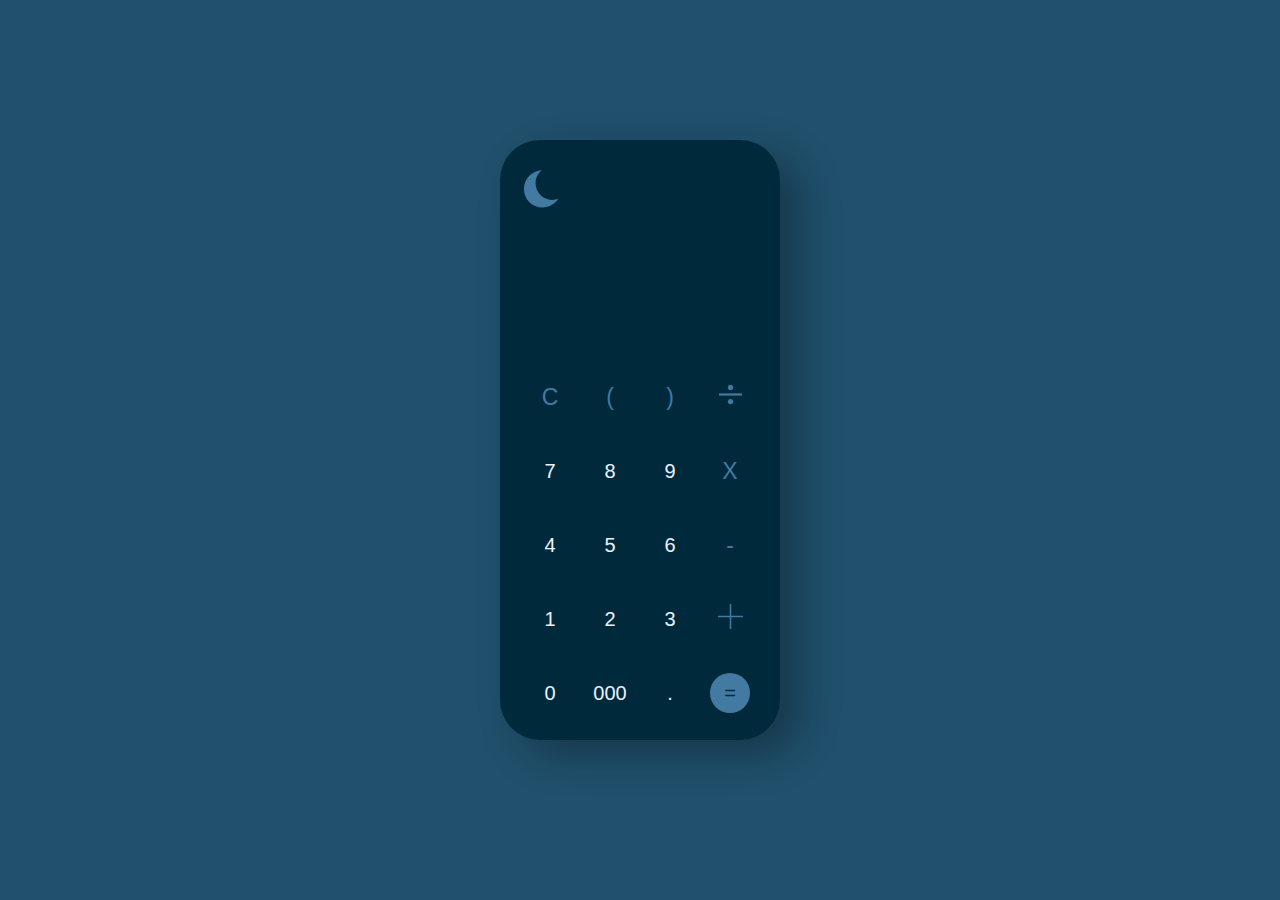
<file: index.html>
<!DOCTYPE html>
<html lang="en">
<head>
  <meta charset="UTF-8">
  <meta http-equiv="X-UA-Compatible" content="IE=edge">
  <meta name="viewport" content="width=device-width, initial-scale=1.0">
  <title>Calculator</title>
  <link rel="stylesheet" href="style.css">
  <!-- FONTES -->
  <link rel="preconnect" href="https://fonts.googleapis.com">
  <link rel="preconnect" href="https://fonts.gstatic.com" crossorigin>
  <link href="https://fonts.googleapis.com/css2?family=Abel&display=swap" rel="stylesheet">
</head>

<body>
  <div id="calculator">
    <div id="display">
      <div id="mode">
        <img src="img/dark.svg" id="icon">
      </div>
      <div id="result">
      </div>
    </div>
    <br>
    <div id="numbers">
      <button class="clean symbols" id="result">
        C
      </button>
      <button value="(" class=" symbols ">
        (
      </button>
      <button value=")" class="symbols ">
        )
      </button>
      <button value="/" class="symbols">
        <img src="img/div.svg" alt="">
      </button>
      <button  value="7">
        7
      </button>
      <button  value="8">
        8
      </button>
      <button  value="9">
        9
      </button>
      <button class="symbols" value="*"> 
        X 
      </button>
      <button  value="4">
        4
      </button>
      <button  value="5">
        5
      </button>
      <button  value="6">
        6
      </button>
      <button class="symbols" value="-">
        -
      </button>
      <button  value="1">
        1
      </button>
      <button  value="2">
        2
      </button>
      <button  value="3">
        3
      </button>
      <button class="symbols" value="+">
        <img src="img/plus.svg">
      </button>
      <button  value="0">
        0
      </button>
      <button  value="000">
        000
      </button>
      <button class=" " value=".">
        .
      </button>
      <button class="equal" id="result">
        =
      </button>
    </div>
  </div>
</body>
<script src="app.js"></script>

</html>
</file>
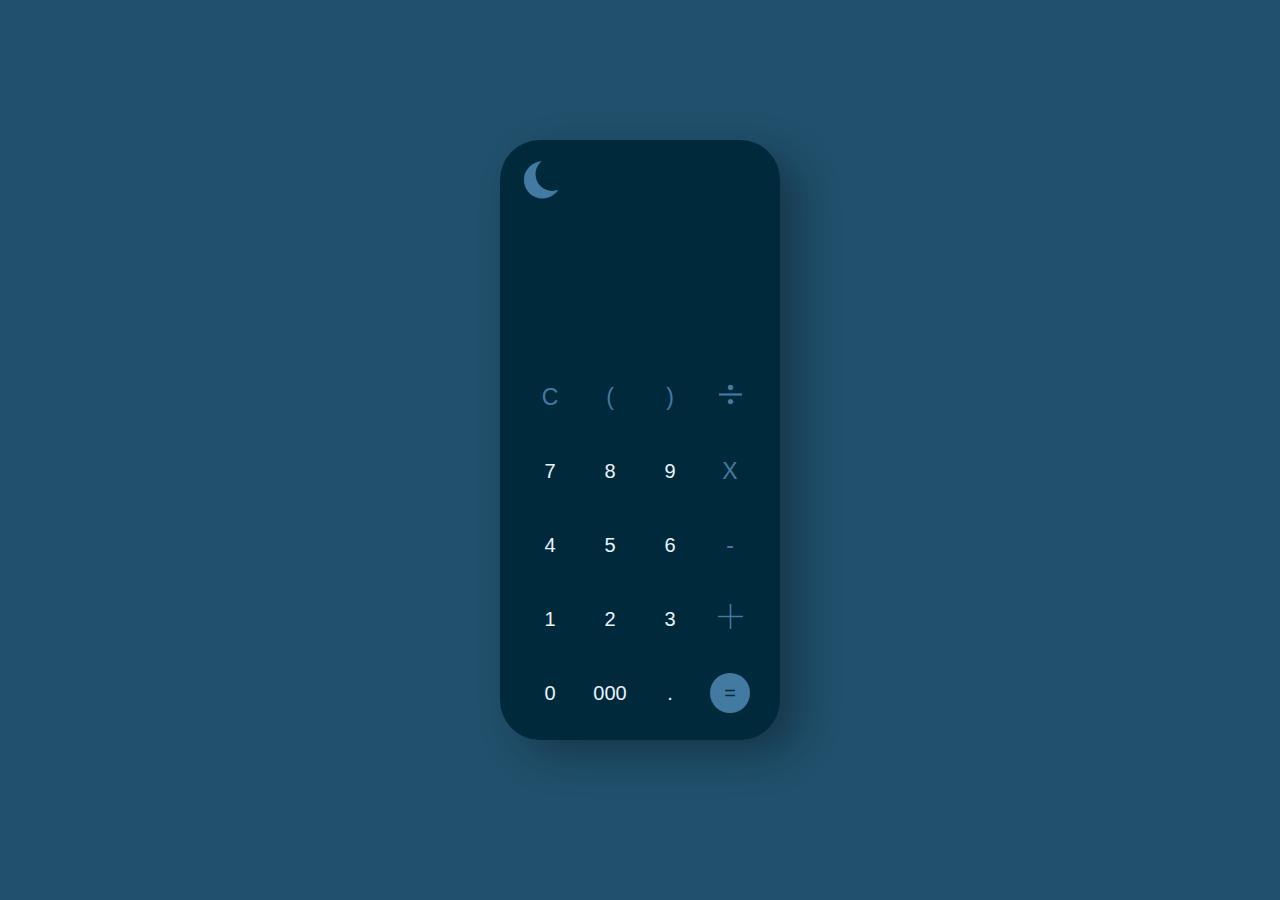
<file: assets/index.html>
<!DOCTYPE html>
<html lang="en">

<head>
  <meta charset="UTF-8">
  <meta http-equiv="X-UA-Compatible" content="IE=edge">
  <meta name="viewport" content="width=device-width, initial-scale=1.0">
  <title>Calculator</title>
  <link rel="stylesheet" href="style.css">
  <!-- FONTES -->
  <link rel="preconnect" href="https://fonts.googleapis.com">
  <link rel="preconnect" href="https://fonts.gstatic.com" crossorigin>
  <link href="https://fonts.googleapis.com/css2?family=Abel&display=swap" rel="stylesheet">
</head>

<body>
  <div id="calculator">
    <div id="display">
      <div id="mode">
        <img src="../img/dark.svg" id="icon">
      </div>
      <div id="result">
       
      </div>
    </div>
    <br>
    <div id="numbers">
      <button onclick="clean()" class="clean symbols" id="result">
        C
      </button>
      <button onclick="handleClick('(')" class="symbols ">
        (
      </button>
      <button onclick="handleClick(')')" class="symbols ">
        )
      </button>
      <button onclick="handleClick('/')" class="symbols">
        <img src="../img/div.svg">
      </button>
      <button onclick="handleClick('7')" class="button">
        7
      </button>
      <button onclick="handleClick('8')" class="button">
        8
      </button>
      <button onclick="handleClick('9')" class="button">
        9
      </button>
      <button onclick="handleClick('*')" class="symbols" >
        X
      </button>
      <button onclick="handleClick('4')" class="button">
        4
      </button>
      <button onclick="handleClick('5')" class="button">
        5
      </button>
      <button onclick="handleClick('6')"class="button">
        6
      </button>
      <button onclick="handleClick('-')" class="symbols">
        -
      </button>
      <button onclick="handleClick('1')"class="button">
        1
      </button>
      <button onclick="handleClick('2')"class="button">
        2
      </button>
      <button onclick="handleClick('3')"class="button">
        3
      </button>
      <button onclick="handleClick('+')" class="symbols">
        <img src="../img/plus.svg">
      </button>
      <button onclick="handleClick('0')"class="button">
        0
      </button>
      <button onclick="handleClick('000')"class="button">
        000
      </button>
      <button onclick="handleClick('.')"class="button">
        .
      </button>
      <button onclick="equal()" class="equal">
        =
      </button>
    </div>
  </div>
</body>
<script src="app.js"></script>

</html>
</file>
<file: style.css>
* {
  margin: 0;
  padding: 0;
  box-sizing: border-box;
}

:root {
  --bg-dark: #20506C;
  --green: #427AA1;
  --dark-green: #002A3C;
  --white: #EBF2FA;
  --simbols-light-red: #A14242;
  --simbols-dark-red: #EC6363;
}

body {
  background-color: var(--bg-dark);
  font-family: 'Abel', sans-serif;
  display: grid;
  flex-direction: column;
  place-content: center;
  padding-top: 100px;
}

#calculator {
  width: 280px;
  margin-top: 40px;
  height: 600px;
  background-color: var(--dark-green);
  box-shadow: 20px 15px 40px 0 rgba(0, 0, 0, 0.3);

  border-radius: 40px;
  display: grid;
  grid-template-rows: 200px 370px;
  padding: 20px;
}

#display {
  color: var(--white);
  display: grid;
  place-items: end;
  font-size: 50px;
  padding-bottom: 10px;
}

#numbers {
  display: grid; 
  flex-direction: row;
  grid-row: 2 / 3;
  grid-template-columns: repeat(4, 1fr);
  place-items: center ;

}

#numbers button {
  background-color: transparent;
  border: none;
  width: 40px;
  height: 40px;
  font-size: 20px;
  color: var(--white);
  cursor: pointer;
  

}

.symbols{
  color:var(--green) !important;
  font-size: 23px !important;
}

.equal{
  background-color: var(--green) !important;
  border: none;
  color: var(--dark-green)!important;
  border-radius: 50%;

}

#mode{
  place-self: start;
}
</file>
<file: assets/style.css>
:root {
	--bg-dark: #20506c;
	--green: #427aa1;
	--dark-green: #002a3c;
	--white: #ebf2fa;
}

* {
	margin: 0;
	padding: 0;
	box-sizing: border-box;
}

body {
	background-color: var(--bg-dark);
	font-family: 'Abel', sans-serif;
	display: grid;
	flex-direction: column;
	place-content: center;
	padding-top: 100px;
}

#calculator {
	width: 280px;
	margin-top: 40px;
	height: 600px;
	background-color: var(--dark-green);
	box-shadow: 20px 15px 40px 0 rgba(0, 0, 0, 0.3);
	border-radius: 40px;
	display: grid;
	grid-template-rows: 200px 370px;
	padding: 20px;
	transition:	background-color 0.4s ease-in;
}

#display {
	color: var(--white);
	display: grid;
	place-items: end;
	font-size: 35px;
	padding-bottom: 10px;
}

#numbers {
	display: grid;
	flex-direction: row;
	grid-row: 2 / 3;
	grid-template-columns: repeat(4, 1fr);
	place-items: center;
}
#delete{
	width: 65% ;
	padding-top: 5px;
}

#numbers button {
	background-color: transparent;
	border: none;
	width: 40px;
	height: 40px;
	font-size: 20px;
	color: var(--white);
	cursor: pointer;
}

.symbols {
	color: var(--green) !important;
	font-size: 23px !important;
}

.equal {
	background-color: var(--green) !important;
	border: none;
	color: var(--dark-green) !important;
	border-radius: 50%;
}

#mode {
	place-self: start;
	cursor: pointer;
}
</file>
